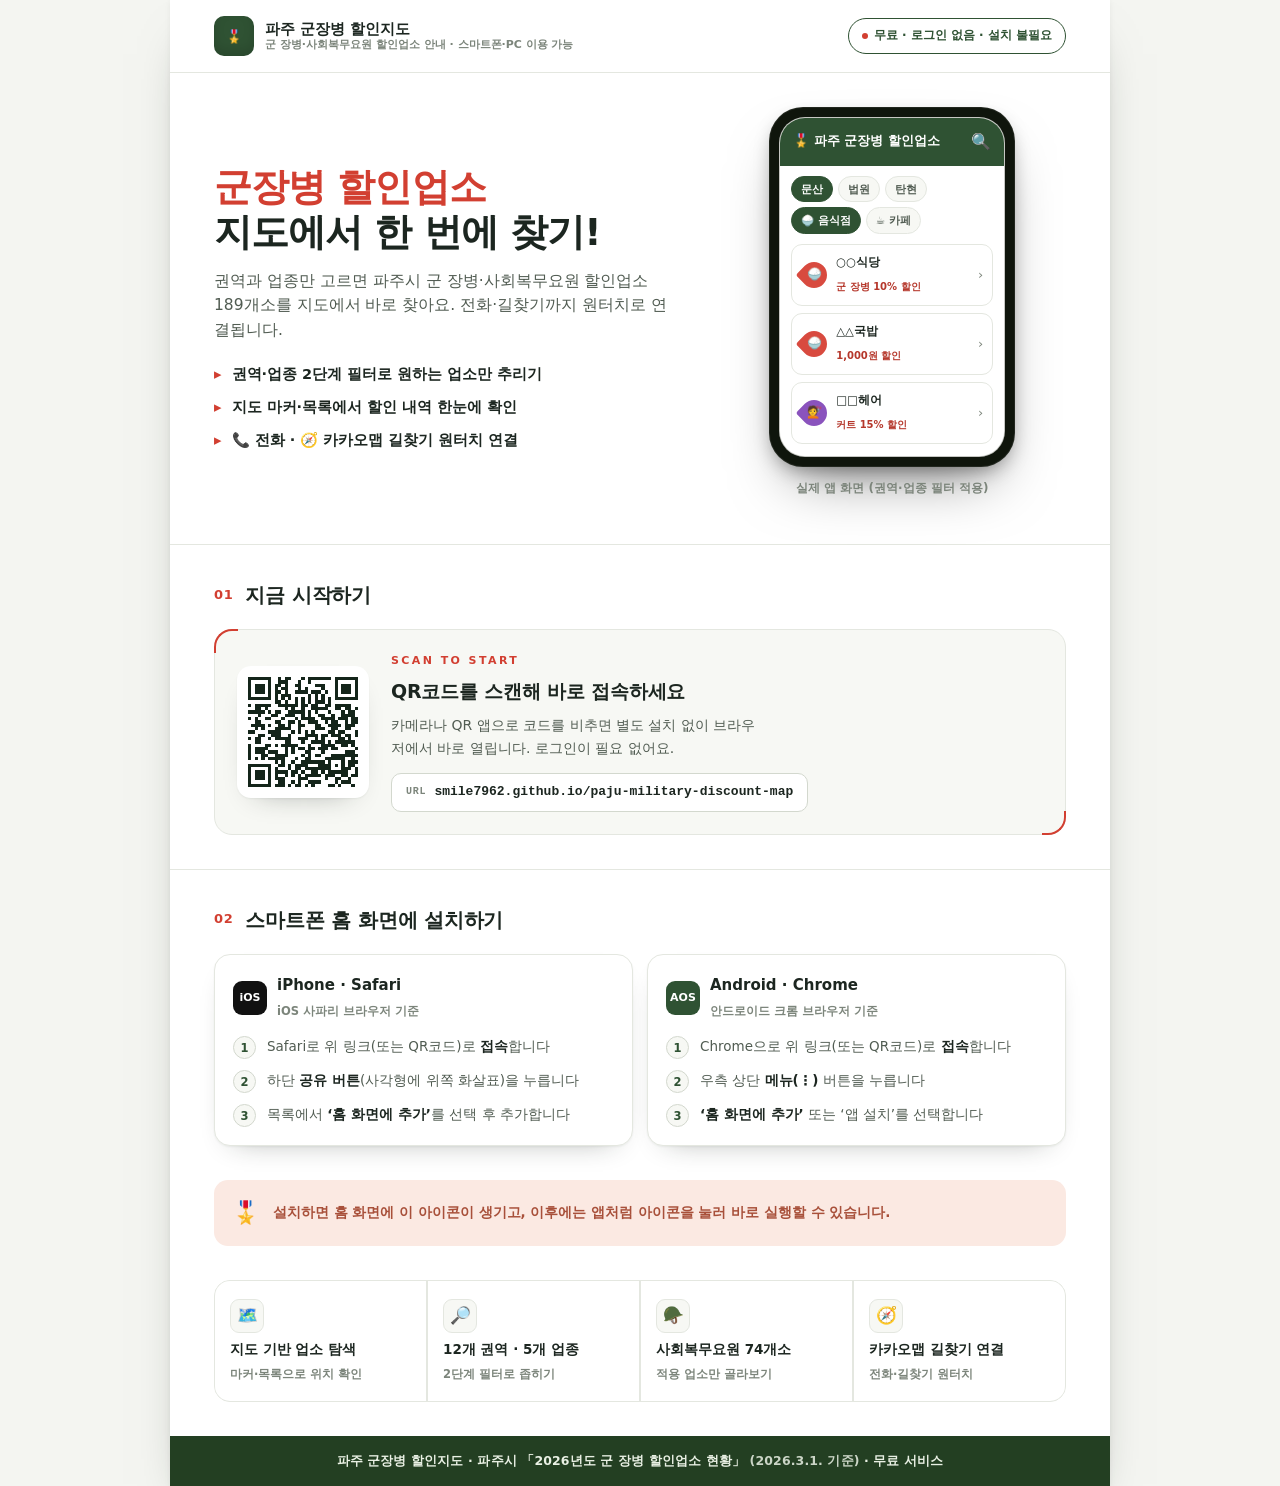
<file: guide.html>
<!DOCTYPE html>
<html lang="ko">
<head>
<meta charset="utf-8">
<meta name="viewport" content="width=device-width, initial-scale=1, viewport-fit=cover">
<title>파주 군장병 할인업소 지도 · 사용 안내</title>
<meta name="description" content="파주시 군 장병·사회복무요원 할인업소 189개소 지도 서비스 사용 안내">
<meta name="theme-color" content="#2f5233">
<link rel="icon" href="data:image/svg+xml,<svg xmlns='http://www.w3.org/2000/svg' viewBox='0 0 100 100'><text y='.9em' font-size='90'>🎖️</text></svg>">
<style>
  :root{
    --page:#f4f5f1;
    --card:#ffffff;
    --sub:#f7f8f4;
    --ink:#1c2620;
    --ink-soft:#515c52;
    --ink-faint:#8a938440;
    --muted:#7c857b;
    --green:#2f5233;
    --green-2:#3f6b43;
    --green-deep:#233f22;
    --red:#d23f31;
    --red-soft:#fbeae7;
    --red-ink:#b5372b;
    --line:#e4e7e0;
    --line-2:#d3d8ce;
    --peach-bg:#fbe9e2;
    --peach-ink:#a8503a;
    --shadow:0 1px 2px rgba(24,34,26,.05),0 12px 28px -20px rgba(24,34,26,.45);
    --shadow-lg:0 2px 6px rgba(24,34,26,.06),0 26px 50px -28px rgba(24,34,26,.5);
  }
  @media (prefers-color-scheme:dark){
    :root{
      --page:#10140d;--card:#191e14;--sub:#20261a;--ink:#eef1e6;--ink-soft:#b6bfac;
      --muted:#828c78;--green:#7bb07c;--green-2:#8ec28e;--green-deep:#c9e3c7;
      --red:#e97264;--red-soft:#2c1c18;--red-ink:#f0958a;--line:#2b3222;--line-2:#39412d;
      --peach-bg:#2a1c17;--peach-ink:#e9a08c;
      --shadow:0 1px 2px rgba(0,0,0,.4),0 16px 34px -22px rgba(0,0,0,.75);
      --shadow-lg:0 2px 8px rgba(0,0,0,.45),0 30px 60px -30px rgba(0,0,0,.85);
    }
  }
  :root[data-theme="light"]{
    --page:#f4f5f1;--card:#ffffff;--sub:#f7f8f4;--ink:#1c2620;--ink-soft:#515c52;--muted:#7c857b;
    --green:#2f5233;--green-2:#3f6b43;--green-deep:#233f22;--red:#d23f31;--red-soft:#fbeae7;--red-ink:#b5372b;
    --line:#e4e7e0;--line-2:#d3d8ce;--peach-bg:#fbe9e2;--peach-ink:#a8503a;
    --shadow:0 1px 2px rgba(24,34,26,.05),0 12px 28px -20px rgba(24,34,26,.45);
    --shadow-lg:0 2px 6px rgba(24,34,26,.06),0 26px 50px -28px rgba(24,34,26,.5);
  }
  :root[data-theme="dark"]{
    --page:#10140d;--card:#191e14;--sub:#20261a;--ink:#eef1e6;--ink-soft:#b6bfac;--muted:#828c78;
    --green:#7bb07c;--green-2:#8ec28e;--green-deep:#c9e3c7;--red:#e97264;--red-soft:#2c1c18;--red-ink:#f0958a;
    --line:#2b3222;--line-2:#39412d;--peach-bg:#2a1c17;--peach-ink:#e9a08c;
    --shadow:0 1px 2px rgba(0,0,0,.4),0 16px 34px -22px rgba(0,0,0,.75);
    --shadow-lg:0 2px 8px rgba(0,0,0,.45),0 30px 60px -30px rgba(0,0,0,.85);
  }

  *{box-sizing:border-box}
  html{-webkit-text-size-adjust:100%}
  body{
    margin:0;background:var(--page);color:var(--ink);
    font-family:-apple-system,BlinkMacSystemFont,"Apple SD Gothic Neo","Pretendard","Noto Sans KR","Malgun Gothic",system-ui,sans-serif;
    line-height:1.6;-webkit-font-smoothing:antialiased;text-rendering:optimizeLegibility;
  }
  .sheet{max-width:940px;margin:0 auto;background:var(--card);box-shadow:var(--shadow-lg)}
  .pad{padding:22px 20px}
  @media (min-width:720px){.pad{padding:34px 44px}}
  .num{font-variant-numeric:tabular-nums;font-feature-settings:"tnum" 1}

  /* ---------- top bar ---------- */
  .topbar{display:flex;align-items:center;justify-content:space-between;gap:12px;
    padding:14px 20px;border-bottom:1px solid var(--line)}
  @media (min-width:720px){.topbar{padding:16px 44px}}
  .brand{display:flex;align-items:center;gap:11px}
  .logo{width:40px;height:40px;flex:none;border-radius:10px;background:var(--green);
    color:#fff;display:grid;place-items:center;font-size:13px;font-weight:900;letter-spacing:.02em;line-height:1;
    box-shadow:inset 0 -6px 12px rgba(0,0,0,.12)}
  :root[data-theme="dark"] .logo{color:#0f150b}
  .brand .bt{display:flex;flex-direction:column;line-height:1.25}
  .brand .bt b{font-size:14.5px;font-weight:850}
  .brand .bt small{font-size:11px;color:var(--muted);font-weight:600}
  .pill{display:inline-flex;align-items:center;gap:6px;white-space:nowrap;
    font-size:12px;font-weight:800;color:var(--green);background:transparent;
    padding:7px 13px;border-radius:999px;border:1.5px solid var(--green);}
  .pill .dot{width:6px;height:6px;border-radius:50%;background:var(--red)}

  /* ---------- hero ---------- */
  .hero{display:grid;grid-template-columns:1fr;gap:26px;align-items:center}
  @media (min-width:760px){.hero{grid-template-columns:1.15fr .85fr;gap:34px}}
  .hero h1{margin:0 0 14px;font-size:clamp(27px,5.6vw,38px);line-height:1.18;font-weight:900;
    letter-spacing:-.025em;text-wrap:balance}
  .hero h1 .hl{color:var(--red)}
  .hero .lead{margin:0 0 20px;font-size:15.5px;color:var(--ink-soft);max-width:46ch}
  .blist{list-style:none;margin:0;padding:0;display:flex;flex-direction:column;gap:10px}
  .blist li{display:grid;grid-template-columns:auto 1fr;gap:10px;align-items:start;font-size:14.5px;font-weight:600}
  .blist li::before{content:"▸";color:var(--red);font-weight:900;font-size:15px;line-height:1.5}

  /* phone mock */
  .phone-wrap{justify-self:center;text-align:center}
  .phone{width:246px;max-width:78vw;border-radius:34px;background:#0f150c;padding:9px;
    box-shadow:0 8px 20px -6px rgba(0,0,0,.4),0 30px 60px -24px rgba(0,0,0,.5);
    border:1px solid rgba(255,255,255,.08)}
  .screen{border-radius:26px;overflow:hidden;background:var(--sub);border:1px solid rgba(0,0,0,.2)}
  .s-head{background:var(--green);color:#fff;padding:11px 13px;display:flex;align-items:center;justify-content:space-between}
  .s-head b{font-size:13px;font-weight:800}
  .s-chips{display:flex;gap:5px;flex-wrap:wrap;padding:10px 11px 4px;background:var(--card)}
  .s-chip{font-size:10.5px;font-weight:700;padding:4px 9px;border-radius:999px;background:var(--sub);
    border:1px solid var(--line);color:var(--ink-soft)}
  .s-chip.on{background:var(--green);color:#fff;border-color:var(--green)}
  :root[data-theme="dark"] .s-chip.on{color:#0f150b}
  .s-list{padding:6px 11px 12px;background:var(--card);display:flex;flex-direction:column;gap:7px}
  .s-item{display:flex;gap:9px;align-items:center;background:var(--card);border:1px solid var(--line);
    border-radius:11px;padding:8px 9px;text-align:left}
  .s-pin{width:26px;height:26px;flex:none;border-radius:50% 50% 50% 3px;transform:rotate(45deg);display:grid;place-items:center}
  .s-pin span{transform:rotate(-45deg);font-size:12px}
  .s-item .it{flex:1;min-width:0}
  .s-item .it b{display:block;font-size:11.5px;font-weight:800;white-space:nowrap;overflow:hidden;text-overflow:ellipsis}
  .s-item .it small{font-size:10px;color:var(--red-ink);font-weight:800}
  .s-item .go{font-size:13px;color:var(--muted)}
  .phone-cap{margin-top:12px;font-size:12px;color:var(--muted);font-weight:600}

  /* ---------- section ---------- */
  .section{border-top:1px solid var(--line)}
  .sec-head{display:flex;align-items:center;gap:12px;margin-bottom:18px}
  .sec-no{font-size:13px;font-weight:900;color:var(--red);letter-spacing:.05em}
  .sec-head h2{margin:0;font-size:20px;font-weight:850;letter-spacing:-.01em}

  /* start card */
  .start{position:relative;display:grid;grid-template-columns:auto 1fr;gap:22px;align-items:center;
    background:var(--sub);border:1px solid var(--line);border-radius:18px;padding:22px}
  @media (max-width:560px){.start{grid-template-columns:1fr;justify-items:center;text-align:center;gap:16px}}
  .start::before,.start::after{content:"";position:absolute;width:22px;height:22px;border:2.5px solid var(--red);}
  .start::before{top:-1px;left:-1px;border-right:0;border-bottom:0;border-top-left-radius:18px}
  .start::after{bottom:-1px;right:-1px;border-left:0;border-top:0;border-bottom-right-radius:18px}
  .qr{width:132px;height:132px;flex:none;background:#fff;border-radius:14px;padding:11px;
    box-shadow:var(--shadow);color:#14251a}
  .qr svg{display:block;width:100%;height:100%}
  .start .eyebrow{font-size:11px;font-weight:900;letter-spacing:.22em;color:var(--red);text-transform:uppercase}
  .start h3{margin:6px 0 8px;font-size:19px;font-weight:850;letter-spacing:-.01em}
  .start p{margin:0 0 14px;font-size:14px;color:var(--ink-soft);max-width:42ch}
  .urlchip{display:inline-flex;align-items:center;gap:8px;font-family:ui-monospace,SFMono-Regular,Menlo,monospace;
    font-size:13px;font-weight:600;color:var(--ink);background:var(--card);border:1px solid var(--line-2);
    padding:8px 14px;border-radius:10px}
  .urlchip .k{font-size:10px;font-weight:800;font-family:inherit;color:var(--muted);letter-spacing:.08em}

  /* install two cols */
  .install{display:grid;grid-template-columns:1fr;gap:14px}
  @media (min-width:620px){.install{grid-template-columns:1fr 1fr}}
  .os{background:var(--card);border:1px solid var(--line);border-radius:16px;padding:18px;box-shadow:var(--shadow)}
  .os-head{display:flex;align-items:center;gap:10px;margin-bottom:14px}
  .os-badge{width:34px;height:34px;flex:none;border-radius:9px;display:grid;place-items:center;
    font-size:11px;font-weight:900;color:#fff}
  .os-badge.ios{background:#111}
  .os-badge.aos{background:var(--green)}
  :root[data-theme="dark"] .os-badge.ios{background:#e9ece3;color:#111}
  :root[data-theme="dark"] .os-badge.aos{color:#0f150b}
  .os-head b{font-size:15px;font-weight:850;display:block}
  .os-head small{font-size:11.5px;color:var(--muted);font-weight:600}
  .os ol{list-style:none;margin:0;padding:0;counter-reset:s;display:flex;flex-direction:column;gap:11px}
  .os ol li{counter-increment:s;display:grid;grid-template-columns:auto 1fr;gap:11px;align-items:start;
    font-size:13.5px;color:var(--ink-soft)}
  .os ol li::before{content:counter(s);width:21px;height:21px;border-radius:50%;background:var(--sub);
    color:var(--green);font-weight:800;font-size:11.5px;display:grid;place-items:center;border:1px solid var(--line-2)}
  .os ol li b{color:var(--ink);font-weight:800}

  /* highlight strip */
  .strip{display:flex;align-items:center;gap:14px;background:var(--peach-bg);border-radius:14px;
    padding:15px 18px;font-size:13.5px;color:var(--peach-ink);font-weight:600}
  .strip .si{font-size:22px;flex:none}
  .strip b{font-weight:850}

  /* bottom features */
  .grid4{display:grid;grid-template-columns:repeat(2,1fr);gap:2px;background:var(--line);
    border:1px solid var(--line);border-radius:16px;overflow:hidden}
  @media (min-width:720px){.grid4{grid-template-columns:repeat(4,1fr)}}
  .cell{background:var(--card);padding:18px 15px;display:flex;flex-direction:column;gap:7px}
  .cell .ci{width:34px;height:34px;border-radius:9px;background:var(--sub);display:grid;place-items:center;font-size:17px;
    border:1px solid var(--line)}
  .cell b{font-size:13.5px;font-weight:800;line-height:1.35}
  .cell small{font-size:11.5px;color:var(--muted);font-weight:600}

  /* footer */
  .footbar{background:var(--green-deep);color:#e9f0e4;text-align:center;padding:15px 20px;
    font-size:12.5px;font-weight:600;letter-spacing:.01em}
  :root[data-theme="dark"] .footbar{background:#0c1108;color:#c9d6c2}
  .footbar .num{opacity:.85}

  :focus-visible{outline:2px solid var(--red);outline-offset:2px;border-radius:4px}
  @media (prefers-reduced-motion:no-preference){
    .os,.cell,.phone{transition:transform .2s ease}
    .os:hover,.cell:hover{transform:translateY(-2px)}
  }
</style>
</head>
<body>
<div class="sheet">

  <!-- TOP BAR -->
  <div class="topbar">
    <div class="brand">
      <div class="logo">🎖️</div>
      <div class="bt">
        <b>파주 군장병 할인지도</b>
        <small>군 장병·사회복무요원 할인업소 안내 · 스마트폰·PC 이용 가능</small>
      </div>
    </div>
    <span class="pill"><span class="dot"></span>무료 · 로그인 없음 · 설치 불필요</span>
  </div>

  <!-- HERO -->
  <div class="pad">
    <div class="hero">
      <div>
        <h1><span class="hl">군장병 할인업소</span><br>지도에서 한 번에 찾기!</h1>
        <p class="lead">권역과 업종만 고르면 파주시 군 장병·사회복무요원 할인업소 189개소를 지도에서 바로 찾아요. 전화·길찾기까지 원터치로 연결됩니다.</p>
        <ul class="blist">
          <li><span>권역·업종 <b>2단계 필터</b>로 원하는 업소만 추리기</span></li>
          <li><span>지도 마커·목록에서 <b>할인 내역</b> 한눈에 확인</span></li>
          <li><span>📞 전화 · 🧭 카카오맵 길찾기 <b>원터치 연결</b></span></li>
        </ul>
      </div>

      <div class="phone-wrap">
        <div class="phone">
          <div class="screen">
            <div class="s-head"><b>🎖️ 파주 군장병 할인업소</b><span>🔍</span></div>
            <div class="s-chips">
              <span class="s-chip on">문산</span>
              <span class="s-chip">법원</span>
              <span class="s-chip">탄현</span>
              <span class="s-chip on">🍚 음식점</span>
              <span class="s-chip">☕ 카페</span>
            </div>
            <div class="s-list">
              <div class="s-item"><div class="s-pin" style="background:#d84a3f"><span>🍚</span></div><div class="it"><b>○○식당</b><small>군 장병 10% 할인</small></div><span class="go">›</span></div>
              <div class="s-item"><div class="s-pin" style="background:#d84a3f"><span>🍚</span></div><div class="it"><b>△△국밥</b><small>1,000원 할인</small></div><span class="go">›</span></div>
              <div class="s-item"><div class="s-pin" style="background:#8a53bd"><span>💇</span></div><div class="it"><b>□□헤어</b><small>커트 15% 할인</small></div><span class="go">›</span></div>
            </div>
          </div>
        </div>
        <p class="phone-cap">실제 앱 화면 (권역·업종 필터 적용)</p>
      </div>
    </div>
  </div>

  <!-- 01 START -->
  <div class="section pad">
    <div class="sec-head"><span class="sec-no num">01</span><h2>지금 시작하기</h2></div>
    <div class="start">
      <div class="qr"><svg xmlns="http://www.w3.org/2000/svg" viewBox="0 0 33 33" shape-rendering="crispEdges"><path d="M0 0h1v1h-1zM1 0h1v1h-1zM2 0h1v1h-1zM3 0h1v1h-1zM4 0h1v1h-1zM5 0h1v1h-1zM6 0h1v1h-1zM9 0h1v1h-1zM11 0h1v1h-1zM12 0h1v1h-1zM16 0h1v1h-1zM18 0h1v1h-1zM19 0h1v1h-1zM20 0h1v1h-1zM21 0h1v1h-1zM22 0h1v1h-1zM23 0h1v1h-1zM24 0h1v1h-1zM26 0h1v1h-1zM27 0h1v1h-1zM28 0h1v1h-1zM29 0h1v1h-1zM30 0h1v1h-1zM31 0h1v1h-1zM32 0h1v1h-1zM0 1h1v1h-1zM6 1h1v1h-1zM9 1h1v1h-1zM10 1h1v1h-1zM11 1h1v1h-1zM15 1h1v1h-1zM18 1h1v1h-1zM26 1h1v1h-1zM32 1h1v1h-1zM0 2h1v1h-1zM2 2h1v1h-1zM3 2h1v1h-1zM4 2h1v1h-1zM6 2h1v1h-1zM8 2h1v1h-1zM9 2h1v1h-1zM11 2h1v1h-1zM14 2h1v1h-1zM15 2h1v1h-1zM20 2h1v1h-1zM21 2h1v1h-1zM22 2h1v1h-1zM26 2h1v1h-1zM28 2h1v1h-1zM29 2h1v1h-1zM30 2h1v1h-1zM32 2h1v1h-1zM0 3h1v1h-1zM2 3h1v1h-1zM3 3h1v1h-1zM4 3h1v1h-1zM6 3h1v1h-1zM8 3h1v1h-1zM10 3h1v1h-1zM11 3h1v1h-1zM15 3h1v1h-1zM17 3h1v1h-1zM22 3h1v1h-1zM26 3h1v1h-1zM28 3h1v1h-1zM29 3h1v1h-1zM30 3h1v1h-1zM32 3h1v1h-1zM0 4h1v1h-1zM2 4h1v1h-1zM3 4h1v1h-1zM4 4h1v1h-1zM6 4h1v1h-1zM8 4h1v1h-1zM9 4h1v1h-1zM11 4h1v1h-1zM14 4h1v1h-1zM15 4h1v1h-1zM16 4h1v1h-1zM17 4h1v1h-1zM19 4h1v1h-1zM20 4h1v1h-1zM21 4h1v1h-1zM23 4h1v1h-1zM26 4h1v1h-1zM28 4h1v1h-1zM29 4h1v1h-1zM30 4h1v1h-1zM32 4h1v1h-1zM0 5h1v1h-1zM6 5h1v1h-1zM8 5h1v1h-1zM10 5h1v1h-1zM11 5h1v1h-1zM12 5h1v1h-1zM18 5h1v1h-1zM20 5h1v1h-1zM22 5h1v1h-1zM26 5h1v1h-1zM32 5h1v1h-1zM0 6h1v1h-1zM1 6h1v1h-1zM2 6h1v1h-1zM3 6h1v1h-1zM4 6h1v1h-1zM5 6h1v1h-1zM6 6h1v1h-1zM8 6h1v1h-1zM10 6h1v1h-1zM12 6h1v1h-1zM14 6h1v1h-1zM16 6h1v1h-1zM18 6h1v1h-1zM20 6h1v1h-1zM22 6h1v1h-1zM24 6h1v1h-1zM26 6h1v1h-1zM27 6h1v1h-1zM28 6h1v1h-1zM29 6h1v1h-1zM30 6h1v1h-1zM31 6h1v1h-1zM32 6h1v1h-1zM8 7h1v1h-1zM9 7h1v1h-1zM11 7h1v1h-1zM14 7h1v1h-1zM16 7h1v1h-1zM18 7h1v1h-1zM20 7h1v1h-1zM21 7h1v1h-1zM22 7h1v1h-1zM24 7h1v1h-1zM0 8h1v1h-1zM2 8h1v1h-1zM3 8h1v1h-1zM4 8h1v1h-1zM5 8h1v1h-1zM6 8h1v1h-1zM9 8h1v1h-1zM10 8h1v1h-1zM11 8h1v1h-1zM12 8h1v1h-1zM13 8h1v1h-1zM14 8h1v1h-1zM16 8h1v1h-1zM17 8h1v1h-1zM19 8h1v1h-1zM20 8h1v1h-1zM23 8h1v1h-1zM24 8h1v1h-1zM26 8h1v1h-1zM27 8h1v1h-1zM28 8h1v1h-1zM29 8h1v1h-1zM30 8h1v1h-1zM2 9h1v1h-1zM3 9h1v1h-1zM5 9h1v1h-1zM11 9h1v1h-1zM13 9h1v1h-1zM16 9h1v1h-1zM19 9h1v1h-1zM20 9h1v1h-1zM21 9h1v1h-1zM22 9h1v1h-1zM23 9h1v1h-1zM26 9h1v1h-1zM27 9h1v1h-1zM29 9h1v1h-1zM30 9h1v1h-1zM32 9h1v1h-1zM0 10h1v1h-1zM1 10h1v1h-1zM2 10h1v1h-1zM3 10h1v1h-1zM4 10h1v1h-1zM6 10h1v1h-1zM8 10h1v1h-1zM9 10h1v1h-1zM12 10h1v1h-1zM13 10h1v1h-1zM14 10h1v1h-1zM15 10h1v1h-1zM16 10h1v1h-1zM18 10h1v1h-1zM20 10h1v1h-1zM24 10h1v1h-1zM28 10h1v1h-1zM30 10h1v1h-1zM31 10h1v1h-1zM3 11h1v1h-1zM7 11h1v1h-1zM8 11h1v1h-1zM11 11h1v1h-1zM12 11h1v1h-1zM13 11h1v1h-1zM16 11h1v1h-1zM18 11h1v1h-1zM21 11h1v1h-1zM22 11h1v1h-1zM25 11h1v1h-1zM28 11h1v1h-1zM29 11h1v1h-1zM30 11h1v1h-1zM31 11h1v1h-1zM0 12h1v1h-1zM2 12h1v1h-1zM5 12h1v1h-1zM6 12h1v1h-1zM10 12h1v1h-1zM14 12h1v1h-1zM16 12h1v1h-1zM17 12h1v1h-1zM18 12h1v1h-1zM19 12h1v1h-1zM22 12h1v1h-1zM23 12h1v1h-1zM24 12h1v1h-1zM25 12h1v1h-1zM27 12h1v1h-1zM28 12h1v1h-1zM29 12h1v1h-1zM31 12h1v1h-1zM32 12h1v1h-1zM2 13h1v1h-1zM3 13h1v1h-1zM8 13h1v1h-1zM9 13h1v1h-1zM12 13h1v1h-1zM13 13h1v1h-1zM15 13h1v1h-1zM18 13h1v1h-1zM19 13h1v1h-1zM20 13h1v1h-1zM23 13h1v1h-1zM25 13h1v1h-1zM26 13h1v1h-1zM29 13h1v1h-1zM31 13h1v1h-1zM32 13h1v1h-1zM1 14h1v1h-1zM2 14h1v1h-1zM3 14h1v1h-1zM4 14h1v1h-1zM6 14h1v1h-1zM9 14h1v1h-1zM10 14h1v1h-1zM12 14h1v1h-1zM15 14h1v1h-1zM16 14h1v1h-1zM20 14h1v1h-1zM21 14h1v1h-1zM24 14h1v1h-1zM25 14h1v1h-1zM26 14h1v1h-1zM27 14h1v1h-1zM29 14h1v1h-1zM30 14h1v1h-1zM31 14h1v1h-1zM2 15h1v1h-1zM4 15h1v1h-1zM8 15h1v1h-1zM9 15h1v1h-1zM10 15h1v1h-1zM11 15h1v1h-1zM12 15h1v1h-1zM15 15h1v1h-1zM20 15h1v1h-1zM21 15h1v1h-1zM22 15h1v1h-1zM25 15h1v1h-1zM26 15h1v1h-1zM29 15h1v1h-1zM30 15h1v1h-1zM0 16h1v1h-1zM1 16h1v1h-1zM6 16h1v1h-1zM7 16h1v1h-1zM8 16h1v1h-1zM9 16h1v1h-1zM13 16h1v1h-1zM15 16h1v1h-1zM17 16h1v1h-1zM19 16h1v1h-1zM24 16h1v1h-1zM25 16h1v1h-1zM27 16h1v1h-1zM28 16h1v1h-1zM32 16h1v1h-1zM3 17h1v1h-1zM4 17h1v1h-1zM7 17h1v1h-1zM8 17h1v1h-1zM9 17h1v1h-1zM12 17h1v1h-1zM17 17h1v1h-1zM18 17h1v1h-1zM19 17h1v1h-1zM20 17h1v1h-1zM22 17h1v1h-1zM23 17h1v1h-1zM25 17h1v1h-1zM26 17h1v1h-1zM27 17h1v1h-1zM29 17h1v1h-1zM30 17h1v1h-1zM32 17h1v1h-1zM0 18h1v1h-1zM2 18h1v1h-1zM3 18h1v1h-1zM6 18h1v1h-1zM8 18h1v1h-1zM9 18h1v1h-1zM10 18h1v1h-1zM11 18h1v1h-1zM12 18h1v1h-1zM15 18h1v1h-1zM16 18h1v1h-1zM17 18h1v1h-1zM20 18h1v1h-1zM22 18h1v1h-1zM27 18h1v1h-1zM28 18h1v1h-1zM30 18h1v1h-1zM2 19h1v1h-1zM3 19h1v1h-1zM11 19h1v1h-1zM12 19h1v1h-1zM16 19h1v1h-1zM19 19h1v1h-1zM20 19h1v1h-1zM21 19h1v1h-1zM22 19h1v1h-1zM24 19h1v1h-1zM26 19h1v1h-1zM27 19h1v1h-1zM28 19h1v1h-1zM29 19h1v1h-1zM30 19h1v1h-1zM31 19h1v1h-1zM0 20h1v1h-1zM5 20h1v1h-1zM6 20h1v1h-1zM8 20h1v1h-1zM10 20h1v1h-1zM11 20h1v1h-1zM12 20h1v1h-1zM13 20h1v1h-1zM14 20h1v1h-1zM18 20h1v1h-1zM22 20h1v1h-1zM23 20h1v1h-1zM24 20h1v1h-1zM25 20h1v1h-1zM28 20h1v1h-1zM29 20h1v1h-1zM31 20h1v1h-1zM0 21h1v1h-1zM2 21h1v1h-1zM3 21h1v1h-1zM4 21h1v1h-1zM5 21h1v1h-1zM11 21h1v1h-1zM13 21h1v1h-1zM15 21h1v1h-1zM16 21h1v1h-1zM18 21h1v1h-1zM19 21h1v1h-1zM21 21h1v1h-1zM22 21h1v1h-1zM23 21h1v1h-1zM25 21h1v1h-1zM26 21h1v1h-1zM32 21h1v1h-1zM0 22h1v1h-1zM2 22h1v1h-1zM3 22h1v1h-1zM4 22h1v1h-1zM6 22h1v1h-1zM7 22h1v1h-1zM8 22h1v1h-1zM11 22h1v1h-1zM13 22h1v1h-1zM17 22h1v1h-1zM18 22h1v1h-1zM22 22h1v1h-1zM29 22h1v1h-1zM30 22h1v1h-1zM31 22h1v1h-1zM0 23h1v1h-1zM4 23h1v1h-1zM5 23h1v1h-1zM8 23h1v1h-1zM9 23h1v1h-1zM10 23h1v1h-1zM11 23h1v1h-1zM16 23h1v1h-1zM18 23h1v1h-1zM20 23h1v1h-1zM21 23h1v1h-1zM25 23h1v1h-1zM26 23h1v1h-1zM27 23h1v1h-1zM28 23h1v1h-1zM29 23h1v1h-1zM30 23h1v1h-1zM31 23h1v1h-1zM32 23h1v1h-1zM0 24h1v1h-1zM2 24h1v1h-1zM4 24h1v1h-1zM6 24h1v1h-1zM7 24h1v1h-1zM8 24h1v1h-1zM9 24h1v1h-1zM10 24h1v1h-1zM14 24h1v1h-1zM17 24h1v1h-1zM18 24h1v1h-1zM23 24h1v1h-1zM24 24h1v1h-1zM25 24h1v1h-1zM26 24h1v1h-1zM27 24h1v1h-1zM28 24h1v1h-1zM31 24h1v1h-1zM8 25h1v1h-1zM10 25h1v1h-1zM13 25h1v1h-1zM16 25h1v1h-1zM17 25h1v1h-1zM18 25h1v1h-1zM19 25h1v1h-1zM20 25h1v1h-1zM21 25h1v1h-1zM22 25h1v1h-1zM24 25h1v1h-1zM28 25h1v1h-1zM30 25h1v1h-1zM31 25h1v1h-1zM32 25h1v1h-1zM0 26h1v1h-1zM1 26h1v1h-1zM2 26h1v1h-1zM3 26h1v1h-1zM4 26h1v1h-1zM5 26h1v1h-1zM6 26h1v1h-1zM9 26h1v1h-1zM10 26h1v1h-1zM12 26h1v1h-1zM14 26h1v1h-1zM15 26h1v1h-1zM16 26h1v1h-1zM17 26h1v1h-1zM21 26h1v1h-1zM22 26h1v1h-1zM23 26h1v1h-1zM24 26h1v1h-1zM26 26h1v1h-1zM28 26h1v1h-1zM30 26h1v1h-1zM31 26h1v1h-1zM0 27h1v1h-1zM6 27h1v1h-1zM8 27h1v1h-1zM12 27h1v1h-1zM14 27h1v1h-1zM15 27h1v1h-1zM17 27h1v1h-1zM18 27h1v1h-1zM19 27h1v1h-1zM20 27h1v1h-1zM21 27h1v1h-1zM22 27h1v1h-1zM23 27h1v1h-1zM24 27h1v1h-1zM28 27h1v1h-1zM29 27h1v1h-1zM30 27h1v1h-1zM32 27h1v1h-1zM0 28h1v1h-1zM2 28h1v1h-1zM3 28h1v1h-1zM4 28h1v1h-1zM6 28h1v1h-1zM8 28h1v1h-1zM9 28h1v1h-1zM10 28h1v1h-1zM11 28h1v1h-1zM13 28h1v1h-1zM14 28h1v1h-1zM16 28h1v1h-1zM19 28h1v1h-1zM20 28h1v1h-1zM22 28h1v1h-1zM24 28h1v1h-1zM25 28h1v1h-1zM26 28h1v1h-1zM27 28h1v1h-1zM28 28h1v1h-1zM29 28h1v1h-1zM32 28h1v1h-1zM0 29h1v1h-1zM2 29h1v1h-1zM3 29h1v1h-1zM4 29h1v1h-1zM6 29h1v1h-1zM8 29h1v1h-1zM11 29h1v1h-1zM13 29h1v1h-1zM15 29h1v1h-1zM17 29h1v1h-1zM18 29h1v1h-1zM19 29h1v1h-1zM20 29h1v1h-1zM21 29h1v1h-1zM23 29h1v1h-1zM24 29h1v1h-1zM25 29h1v1h-1zM28 29h1v1h-1zM29 29h1v1h-1zM31 29h1v1h-1zM32 29h1v1h-1zM0 30h1v1h-1zM2 30h1v1h-1zM3 30h1v1h-1zM4 30h1v1h-1zM6 30h1v1h-1zM8 30h1v1h-1zM9 30h1v1h-1zM10 30h1v1h-1zM15 30h1v1h-1zM16 30h1v1h-1zM17 30h1v1h-1zM23 30h1v1h-1zM26 30h1v1h-1zM27 30h1v1h-1zM30 30h1v1h-1zM0 31h1v1h-1zM6 31h1v1h-1zM9 31h1v1h-1zM10 31h1v1h-1zM13 31h1v1h-1zM15 31h1v1h-1zM18 31h1v1h-1zM19 31h1v1h-1zM20 31h1v1h-1zM21 31h1v1h-1zM26 31h1v1h-1zM28 31h1v1h-1zM29 31h1v1h-1zM30 31h1v1h-1zM0 32h1v1h-1zM1 32h1v1h-1zM2 32h1v1h-1zM3 32h1v1h-1zM4 32h1v1h-1zM5 32h1v1h-1zM6 32h1v1h-1zM8 32h1v1h-1zM9 32h1v1h-1zM10 32h1v1h-1zM12 32h1v1h-1zM14 32h1v1h-1zM15 32h1v1h-1zM17 32h1v1h-1zM19 32h1v1h-1zM24 32h1v1h-1zM25 32h1v1h-1zM27 32h1v1h-1zM31 32h1v1h-1z" fill="currentColor"/></svg></div>
      <div>
        <div class="eyebrow">SCAN TO START</div>
        <h3>QR코드를 스캔해 바로 접속하세요</h3>
        <p>카메라나 QR 앱으로 코드를 비추면 별도 설치 없이 브라우저에서 바로 열립니다. 로그인이 필요 없어요.</p>
        <span class="urlchip"><span class="k">URL</span>smile7962.github.io/paju-military-discount-map</span>
      </div>
    </div>
  </div>

  <!-- 02 INSTALL -->
  <div class="section pad">
    <div class="sec-head"><span class="sec-no num">02</span><h2>스마트폰 홈 화면에 설치하기</h2></div>
    <div class="install">
      <div class="os">
        <div class="os-head"><span class="os-badge ios">iOS</span><span><b>iPhone · Safari</b><small>iOS 사파리 브라우저 기준</small></span></div>
        <ol>
          <li><span>Safari로 위 링크(또는 QR코드)로 <b>접속</b>합니다</span></li>
          <li><span>하단 <b>공유 버튼</b>(사각형에 위쪽 화살표)을 누릅니다</span></li>
          <li><span>목록에서 <b>‘홈 화면에 추가’</b>를 선택 후 추가합니다</span></li>
        </ol>
      </div>
      <div class="os">
        <div class="os-head"><span class="os-badge aos">AOS</span><span><b>Android · Chrome</b><small>안드로이드 크롬 브라우저 기준</small></span></div>
        <ol>
          <li><span>Chrome으로 위 링크(또는 QR코드)로 <b>접속</b>합니다</span></li>
          <li><span>우측 상단 <b>메뉴(⋮)</b> 버튼을 누릅니다</span></li>
          <li><span><b>‘홈 화면에 추가’</b> 또는 ‘앱 설치’를 선택합니다</span></li>
        </ol>
      </div>
    </div>
  </div>

  <!-- STRIP -->
  <div class="pad" style="padding-top:0">
    <div class="strip"><span class="si">🎖️</span><span>설치하면 홈 화면에 <b>이 아이콘</b>이 생기고, 이후에는 앱처럼 아이콘을 눌러 바로 실행할 수 있습니다.</span></div>
  </div>

  <!-- BOTTOM FEATURES -->
  <div class="pad" style="padding-top:0">
    <div class="grid4">
      <div class="cell"><span class="ci">🗺️</span><b>지도 기반 업소 탐색</b><small>마커·목록으로 위치 확인</small></div>
      <div class="cell"><span class="ci">🔎</span><b>12개 권역 · 5개 업종</b><small>2단계 필터로 좁히기</small></div>
      <div class="cell"><span class="ci">🪖</span><b>사회복무요원 74개소</b><small>적용 업소만 골라보기</small></div>
      <div class="cell"><span class="ci">🧭</span><b>카카오맵 길찾기 연결</b><small>전화·길찾기 원터치</small></div>
    </div>
  </div>

  <!-- FOOTER -->
  <div class="footbar">파주 군장병 할인지도 · 파주시 「2026년도 군 장병 할인업소 현황」 <span class="num">(2026.3.1. 기준)</span> · 무료 서비스</div>

</div>
</body>
</html>
</file>
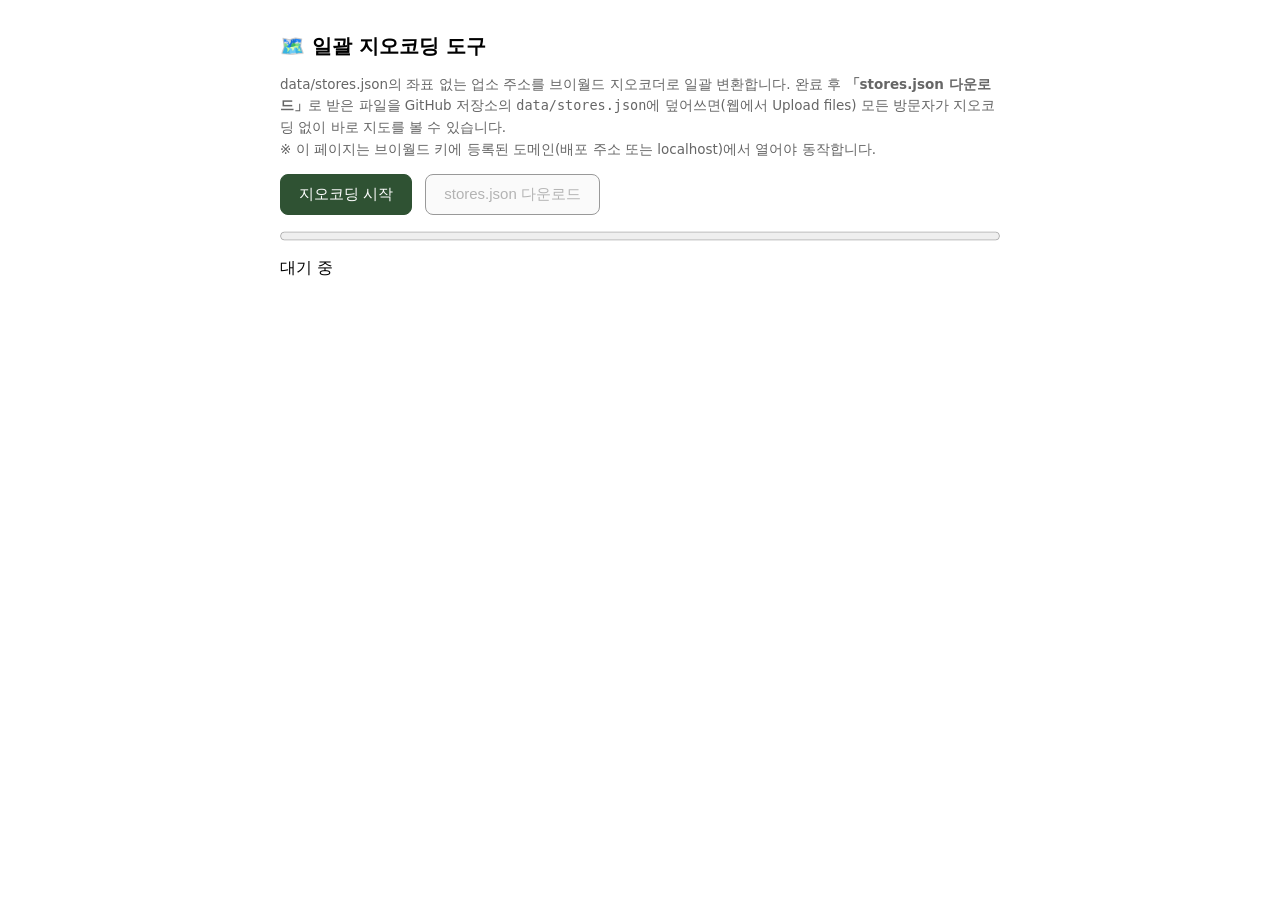
<file: tools/geocode.html>
<!DOCTYPE html>
<html lang="ko">
<head>
<meta charset="utf-8">
<meta name="viewport" content="width=device-width, initial-scale=1">
<title>일괄 지오코딩 도구 — 파주 군장병 할인업소</title>
<style>
  body { font-family: "Apple SD Gothic Neo", "Noto Sans KR", system-ui, sans-serif;
         max-width: 720px; margin: 0 auto; padding: 20px; }
  h1 { font-size: 20px; }
  button { font-size: 15px; padding: 10px 18px; border-radius: 8px; border: 1px solid #999;
           cursor: pointer; margin-right: 8px; }
  #run { background: #2f5233; color: #fff; border-color: #2f5233; }
  progress { width: 100%; height: 18px; margin: 12px 0; }
  table { border-collapse: collapse; width: 100%; font-size: 13px; margin-top: 12px; }
  td, th { border: 1px solid #ccc; padding: 4px 8px; text-align: left; }
  .fail { background: #ffe3e0; }
  .note { color: #666; font-size: 13.5px; line-height: 1.6; }
</style>
</head>
<body>
<h1>🗺️ 일괄 지오코딩 도구</h1>
<p class="note">
  data/stores.json의 좌표 없는 업소 주소를 브이월드 지오코더로 일괄 변환합니다.
  완료 후 <b>「stores.json 다운로드」</b>로 받은 파일을 GitHub 저장소의
  <code>data/stores.json</code>에 덮어쓰면(웹에서 Upload files) 모든 방문자가
  지오코딩 없이 바로 지도를 볼 수 있습니다.<br>
  ※ 이 페이지는 브이월드 키에 등록된 도메인(배포 주소 또는 localhost)에서 열어야 동작합니다.
</p>

<button id="run">지오코딩 시작</button>
<button id="download" disabled>stores.json 다운로드</button>
<progress id="prog" value="0" max="1"></progress>
<div id="status">대기 중</div>
<table id="failures" hidden>
  <thead><tr><th>연번</th><th>업소명</th><th>주소 (변환 실패)</th></tr></thead>
  <tbody></tbody>
</table>

<script src="../js/config.js"></script>
<script src="../js/data.js"></script>
<script>
let data = null;

async function run() {
  document.getElementById("run").disabled = true;
  const res = await fetch("../data/stores.json");
  data = await res.json();
  const stores = data.stores;
  const prog = document.getElementById("prog");
  const status = document.getElementById("status");

  await geocodeMissing(
    stores,
    (done, total) => {
      prog.max = total || 1;
      prog.value = done;
      status.textContent = `진행 ${done}/${total}`;
    },
    () => {}
  );

  const failed = stores.filter((s) => !s.lat || !s.lng);
  status.textContent = `완료 — 성공 ${stores.length - failed.length} / 실패 ${failed.length}`;
  if (failed.length) {
    const table = document.getElementById("failures");
    table.hidden = false;
    table.querySelector("tbody").innerHTML = failed.map((s) =>
      `<tr class="fail"><td>${s.id}</td><td>${s.name}</td><td>${s.addr}</td></tr>`
    ).join("");
  }
  document.getElementById("download").disabled = false;
}

function download() {
  const blob = new Blob([JSON.stringify(data, null, 1)], { type: "application/json" });
  const a = document.createElement("a");
  a.href = URL.createObjectURL(blob);
  a.download = "stores.json";
  a.click();
  URL.revokeObjectURL(a.href);
}

document.getElementById("run").addEventListener("click", run);
document.getElementById("download").addEventListener("click", download);
</script>
</body>
</html>
</file>
